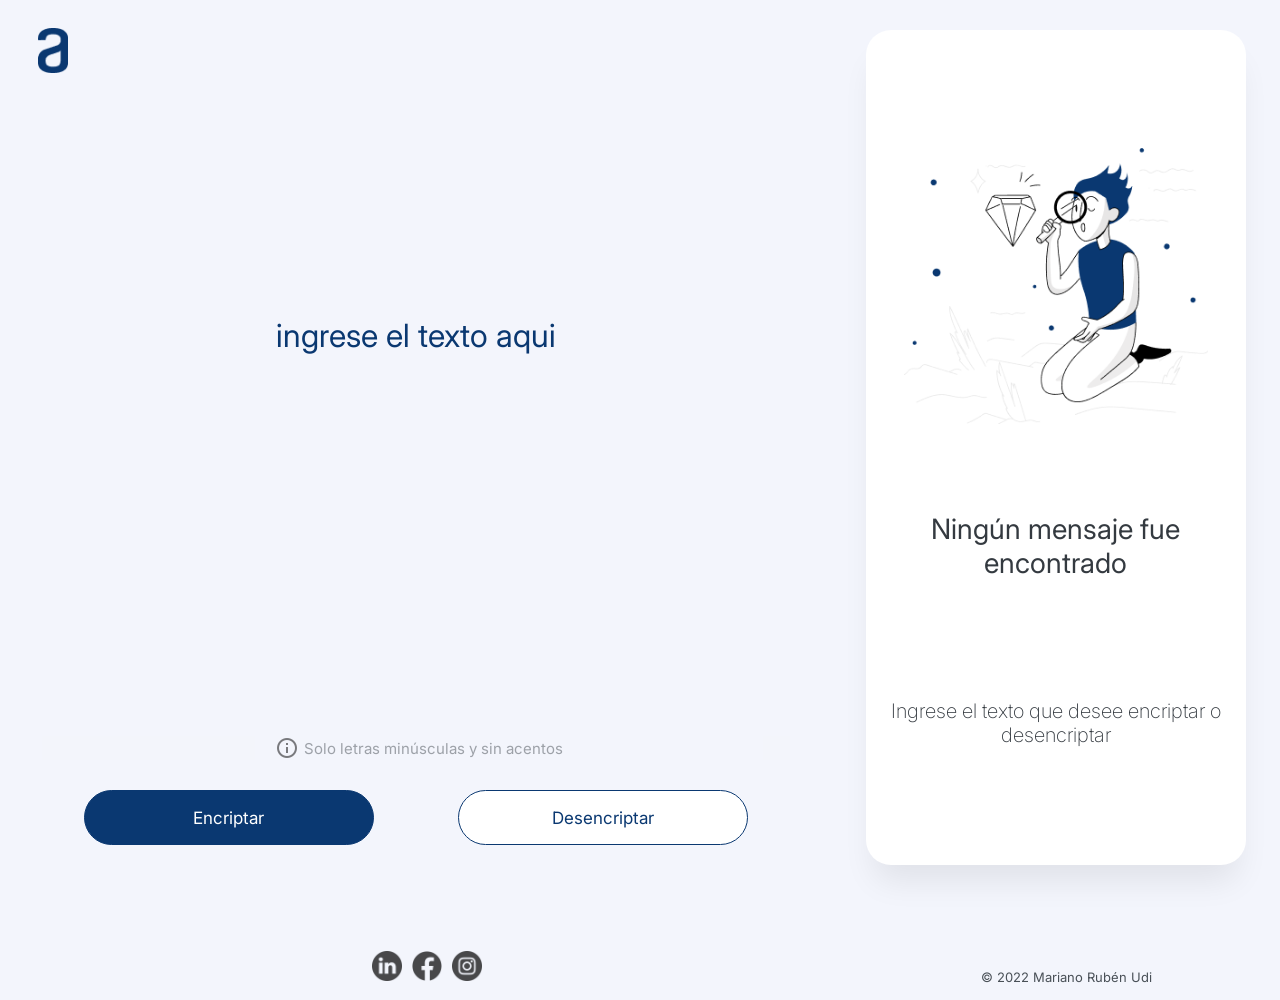
<file: index.html>
<!DOCTYPE html>
<html lang="en">

<head>
    <meta charset="UTF-8">
    <meta http-equiv="X-UA-Compatible" content="IE=edge">
    <meta name="viewport" content="width=device-width, initial-scale=1.0">
    <link rel="stylesheet" href="estilos_ordenado.css">
    <link rel="preconnect" href="https://fonts.googleapis.com">
    <link rel="preconnect" href="https://fonts.googleapis.com">
    <link rel="preconnect" href="https://fonts.gstatic.com" crossorigin>
    <link href="https://fonts.googleapis.com/css2?family=Inter:wght@200;400&display=swap" rel="stylesheet">
    <script type="text/javascript" src="script.js"></script>
    <title>Encriptador de texto</title>
</head>

<body>
    <div class="cero">
        <div class="uno">
            <img src="archivos/Vector.png" alt="Logo Alura">
        </div>
        <div class="dos">
            <textarea cols="30" rows="6" placeholder="ingrese el texto aqui" id="cadena"></textarea>
        </div>
        <div class="tres">
            <div class="aclaracion">
                <img src="archivos/1x/outline_info_black_24dp.png" alt="Signo admiración">
                <p>Solo letras minúsculas y sin acentos</p>
            </div>
            <div class="botones">
                <button type="submit" class="encriptar" onclick="encriptar()">
                    Encriptar
                </button>
                <button type="submit" class="desencriptar" onclick="desencriptar()">
                    Desencriptar
                </button>
            </div>
        </div>
    </div>
    <div class="cuatro">
        <div class="contenedor" id="esconder">
            <img src="archivos/Muñeco.png" alt="Muñeco">
            <h3>Ningún mensaje fue encontrado</h3>
            <p>Ingrese el texto que desee encriptar o desencriptar</p>
        </div>
        <div class="contenedor_escondido" id="mostrar">
            <textarea cols="15" rows="6" id="resultado"></textarea>
            <button type="submit" class="copiar" onclick="copiar_texto()">
                Copiar
            </button>
        </div>
    </div>
    <div class="cinco">
        <div class="redes">
            <a href="http://www.linkedin.com/in/marianorubenudi" target="blank"><img src="archivos/linkedin.png"
                    alt="linkedin"></a>
            <a href="https://www.facebook.com/mariano.udi" target="blank"><img src="archivos/facebook.png"
                    alt="facebook"></a>
            <a href="https://www.instagram.com/udi.mariano" target="blank"><img src="archivos/instagram (1).png"
                    alt="instagram"></a>
        </div>
        <div class="copy">&copy; 2022 Mariano Rubén Udi</div>
    </div>
</body>

</html>
</file>
<file: estilos_ordenado.css>
* {
    margin: 0;
    padding: 0;
    list-style: none;
    text-decoration: none;
    border: none;
    outline: none;
    background-color: #F3F5FC;
}

.cero {
    display: flex;
    flex-direction: column;
    justify-content: space-between;
    align-items: center;
}

.uno {
    width: 100%;
    height: 100px;
    display: flex;
    flex-direction: row;
    align-items: center;
}

.uno img {
    height: 60%;
    margin-left: 3vw;
    max-width: 45px;
    max-height: 45px;
}

.dos {
    width: 100%;
    display: flex;
    flex-direction: column;
    align-items: center;
    justify-content: center;
}

.dos textarea {
    width: 90%;
    font-family: 'Inter', sans-serif;
    font-style: normal;
    font-weight: 400;
    font-size: 32px;
    color: #0A3871;
    text-align: center;
    padding: 30px 0px 0px 0px;
    resize: none;
}

.dos textarea::placeholder {
    color: #0A3871;
}



.tres {
    width: 100%;
    display: flex;
    flex-direction: column;
    flex-wrap: wrap;
    align-items: center;
}

.tres .botones {
    width: 90%;
    display: flex;
    flex-direction: row;
    flex-wrap: wrap;
    align-items: center;
    justify-content: space-around;
}

.tres .aclaracion {
    width: 90%;
    margin-bottom: 20px;
    display: flex;
    flex-direction: row;
    flex-wrap: wrap;
    justify-content: center;
    color: #495057;
    opacity: 0.5;
    align-items: center;
}

.tres .aclaracion p {
    font-family: 'Inter', sans-serif;
    font-style: normal;
    font-weight: 400;
    font-size: 15px;
    margin-left: 5px;
}

.tres .aclaracion img {
    margin-left: 7px;
}

.tres button {
    margin-top: 10px;
    margin-bottom: 10px;
    font-family: 'inter', sans-serif;
    font-size: 17px;
    width: 290px;
    height: 55px;
    border-radius: 28px;
}

.tres .encriptar {
    color: white;
    background: #0A3871;
    border: 1px solid #0A3871;
}

.tres .desencriptar {
    color: #0A3871;
    background: white;
    border: 1px solid #0A3871;
}

.cuatro {
    margin-top: 30px;
    width: 100%;
    min-height: 300px;
    display: flex;
    justify-content: center;
}

.cuatro .contenedor {
    display: flex;
    flex-direction: column;
    justify-content: space-evenly;
    background-color: white;
    width: 85%;
    font-family: 'Inter', sans-serif;
    font-style: normal;
    text-align: center;
    padding: 30px 0px 30px 0px;
    border-radius: 25px;
    margin-bottom: 20px;
    box-shadow: 0px 24px 32px -8px rgba(0, 0, 0, 0.08);
}

.cuatro .contenedor_escondido{
    display: none;
    flex-direction: column;
    justify-content: space-evenly;
    background-color: white;
    width: 85%;
    font-family: 'Inter', sans-serif;
    font-style: normal;
    text-align: center;
    padding: 30px 0px 30px 0px;
    border-radius: 25px;
    margin-bottom: 20px;
    box-shadow: 0px 24px 32px -8px rgba(0, 0, 0, 0.08);
    align-items: center;
}

.cuatro .contenedor img {
    display: none;
    max-width: 80%;
    align-self: center;
    background-color: transparent;
}

.cuatro .contenedor h3 {
    font-weight: 400;
    font-size: 28px;
    background-color: transparent;
    margin-bottom: 30px;
    color: #343A40;
}

.cuatro .contenedor p {
    font-weight: 200;
    font-size: 20px;
    background-color: transparent;
    color: #343A40;
}

.cuatro .contenedor_escondido textarea {
    font-family: 'inter', sans-serif;
    font-weight: 400;
    font-size: 32px;
    background-color: transparent;
    color: #0A3871;
    text-align: center;
    padding: 30px 0px 0px 0px;
    resize: none;
}

.cuatro button {
    margin-top: 10px;
    margin-bottom: 10px;
    font-family: 'inter', sans-serif;
    font-size: 17px;
    width: 290px;
    height: 55px;
    border-radius: 28px;
    color: #0A3871;
    background: white;
    border: 1px solid #0A3871;
}

.cinco {
    width: 100%;
    height: 100px;
    display: flex;
    flex-direction: column;
    justify-content: end;
    margin-bottom: 15px;
}

.cinco .redes{
    width: 100%;
    display: flex;
    flex-direction: row;
    justify-content: center;
    align-items: center;
}

.cinco .redes img{
    width: 30px;
    margin-left: 5px;
    margin-right: 5px;
    opacity: 0.7;
}

.cinco .copy{
    width: 100%;
    color: #495057;
    font-family: 'inter', sans-serif;
    font-size: small;
    margin-top: 10px;
    text-align: center;
}

@media (min-width: 1024px) {
    .cero {
        width: 65%;
        position: static;
        float: left;
        min-height: 95vh;
    }

    .tres .botones {
        justify-content: space-around;
    }

    .cuatro {
        width: 35%;
        position: static;
        float: right;
        min-height: 95vh;
    }

    .cuatro .contenedor img {
        display: block;
    }

    .cinco{
        flex-direction: row;
        align-items: end;
        justify-content: center;
    }

    .cinco .copy{
        width: 50%;
    }
}
</file>
